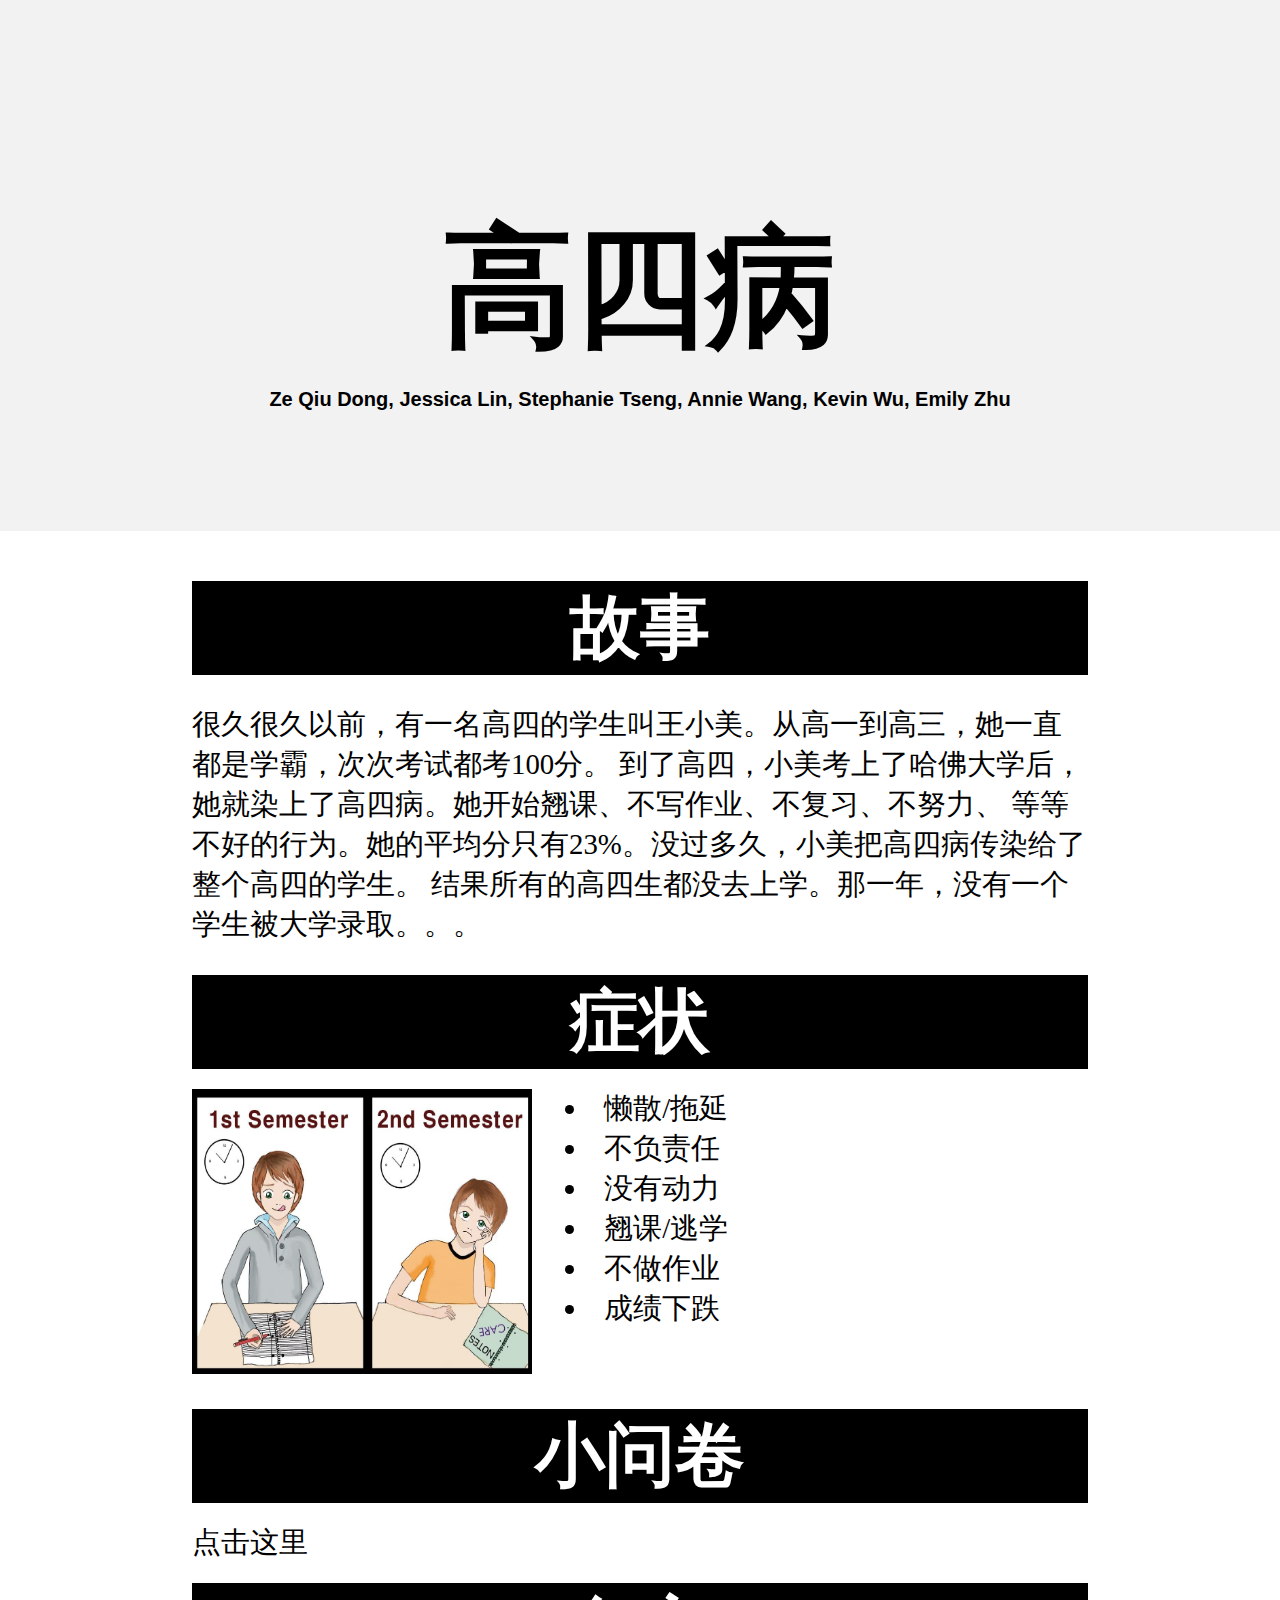
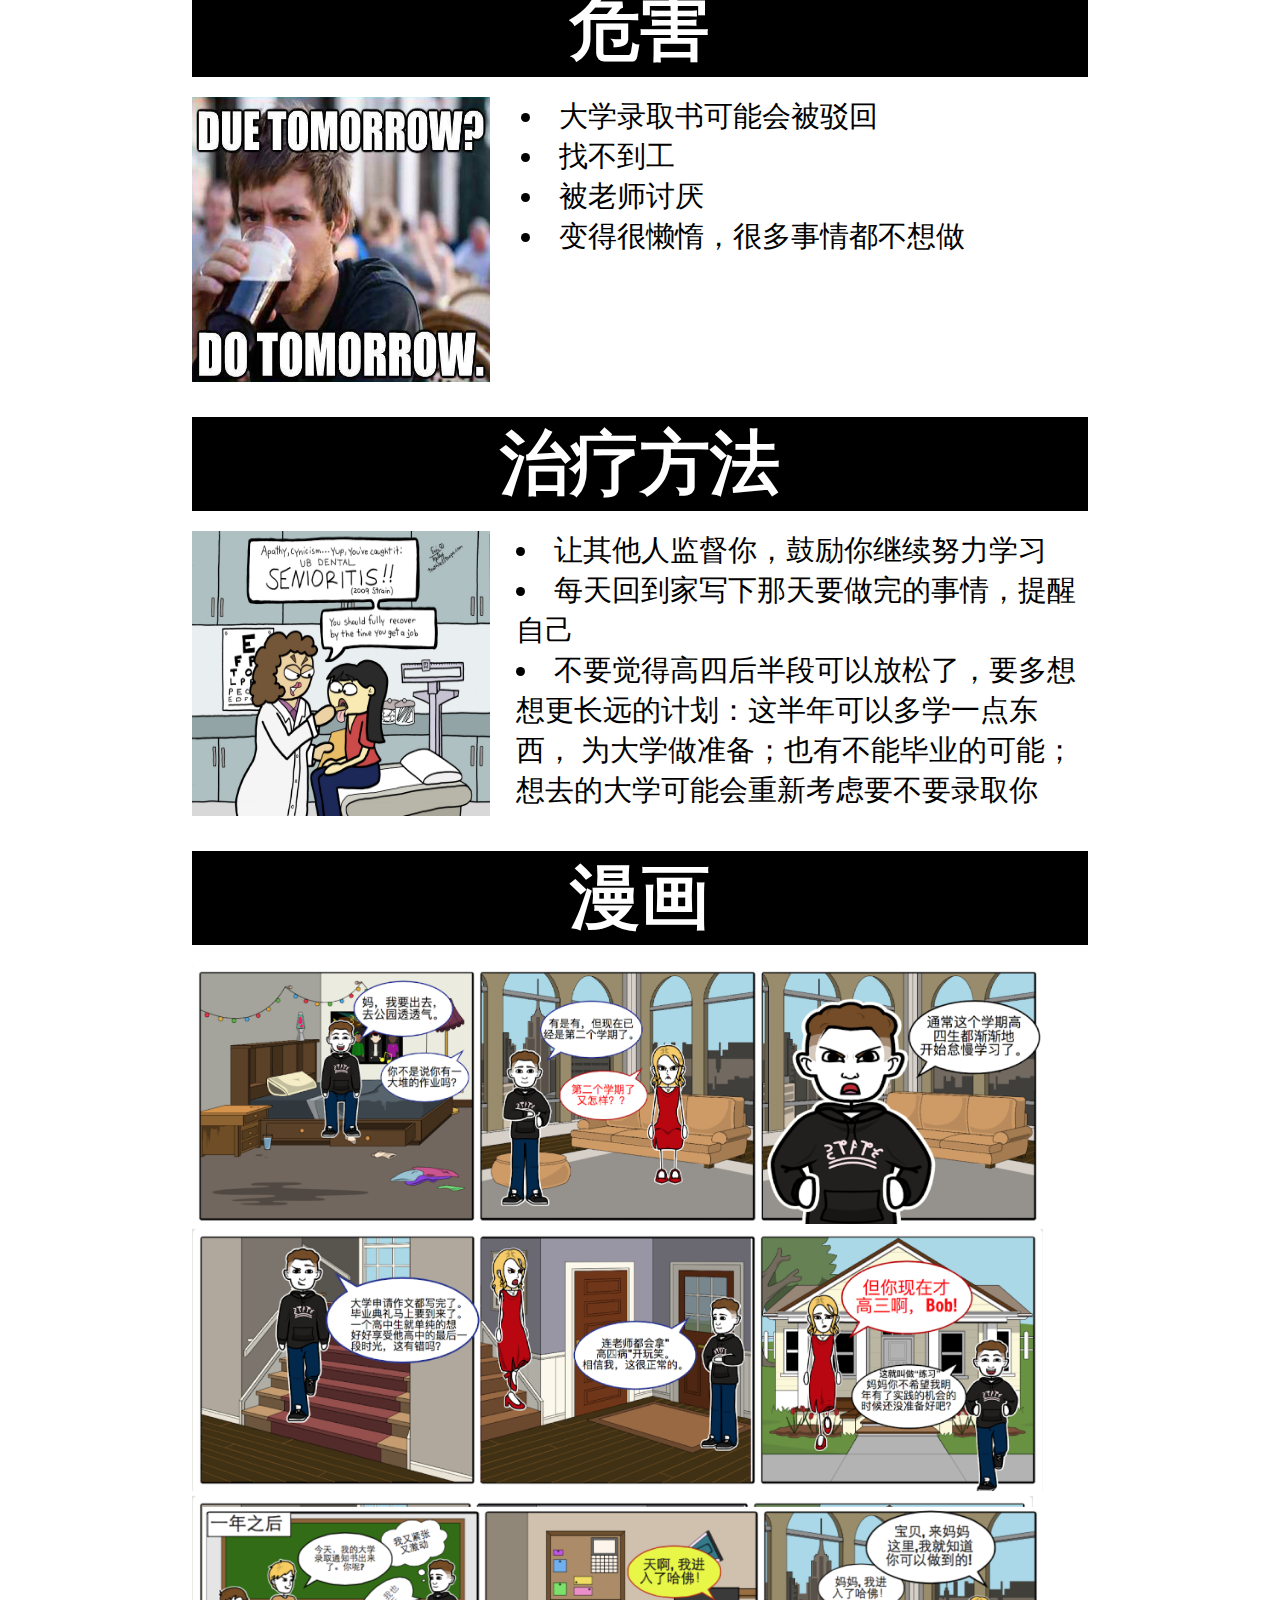
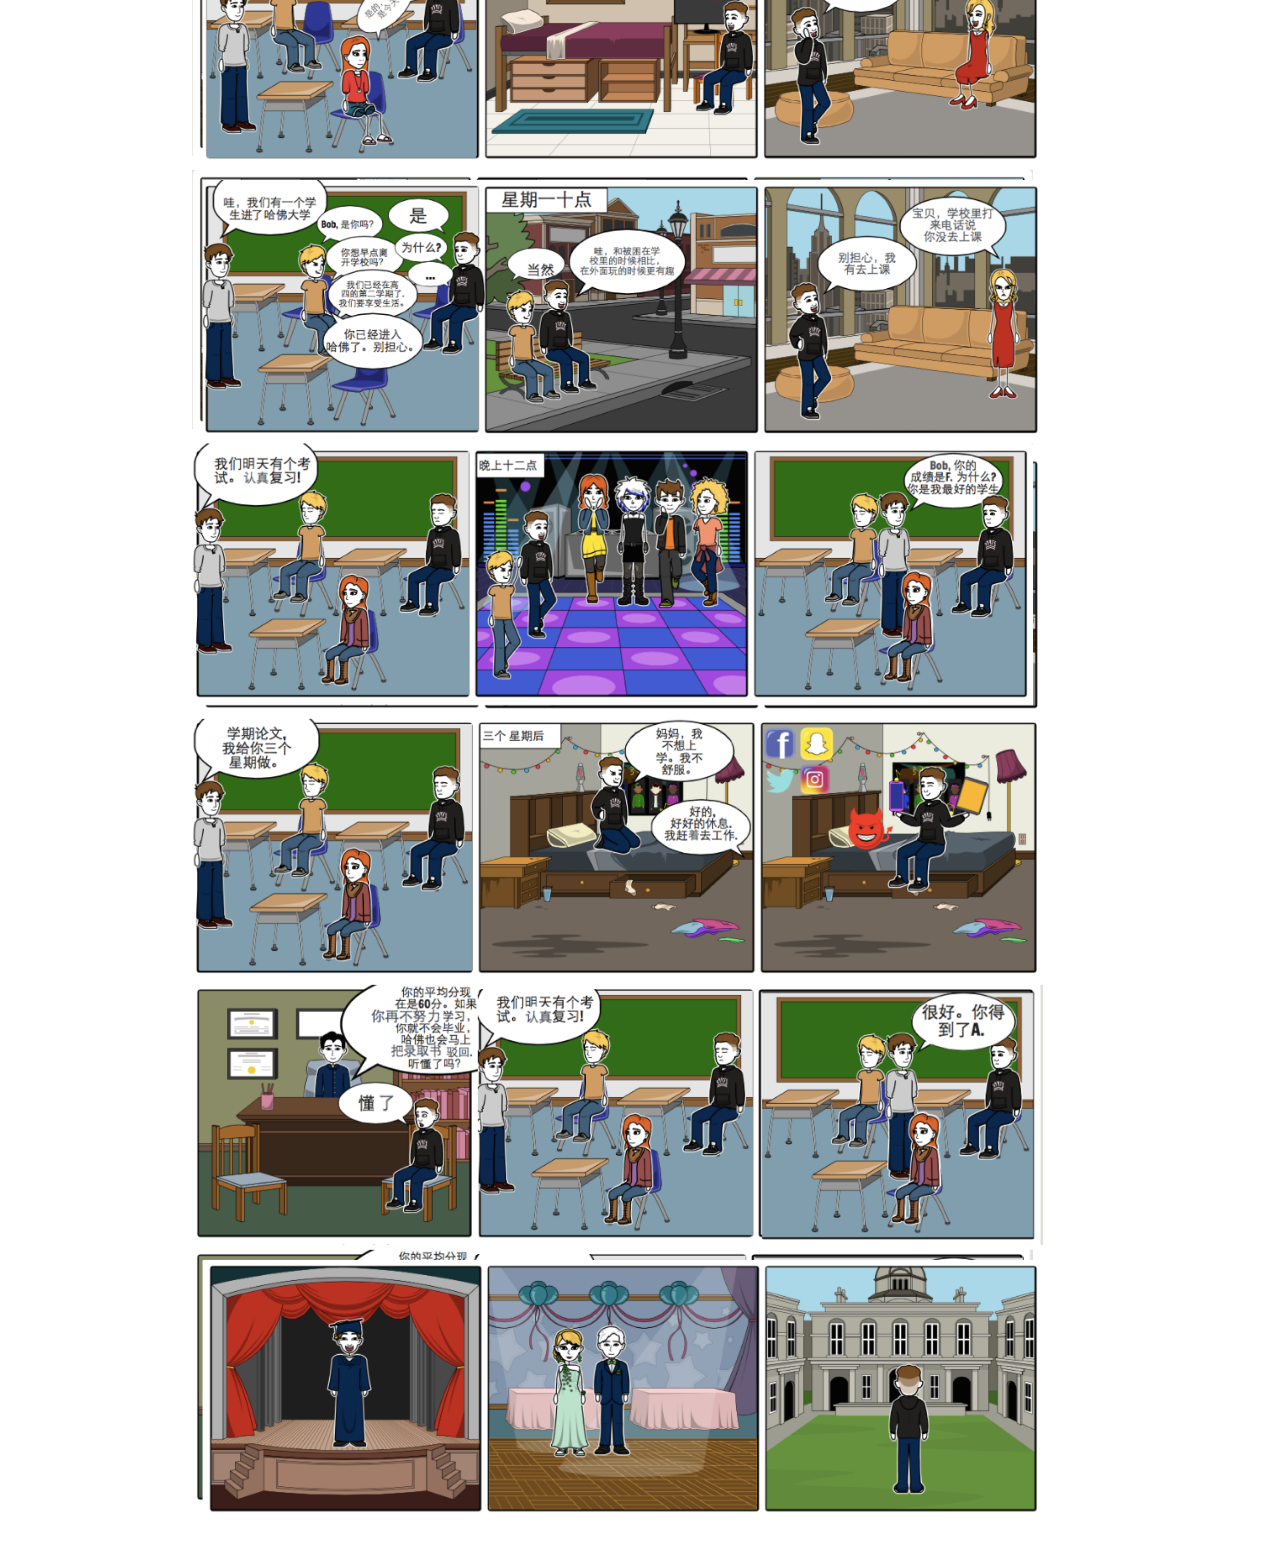
<file: index.html>
<!DOCTYPE html>
<html>

<head>
    <title>高四病</title>
    <link rel="stylesheet" type="text/css" href="main.css">
    <script src="main.css"></script>
</head>

<body>
    <div id="heading">
        <h1 id="title">高四病</h1>
        <h3>Ze Qiu Dong, Jessica Lin, Stephanie Tseng, Annie Wang, Kevin Wu, Emily Zhu</h3>
        <!-- <div id="translateButton" onclick="translate();">Translate to English</div> -->
    </div>

    <div id="content">
        <h2 id="story">故事</h2>
        <p id="p_story">很久很久以前，有一名高四的学生叫王小美。从高一到高三，她一直都是学霸，次次考试都考100分。
            到了高四，小美考上了哈佛大学后，她就染上了高四病。她开始翘课、不写作业、不复习、不努力、
            等等不好的行为。她的平均分只有23%。没过多久，小美把高四病传染给了整个高四的学生。
            结果所有的高四生都没去上学。那一年，没有一个学生被大学录取。。。
        </p>

        <h2>症状</h2>
        <div id="container1">
            <div id="semester_img">
                <img src="img/first_second_semester.jpg">
            </div>
            <div id="list1">
                <ul>
                    <li>懒散/拖延</li>
                    <li>不负责任</li>
                    <li>没有动力</li>
                    <li>翘课/逃学</li>
                    <li>不做作业</li>
                    <li>成绩下跌</li>
                </ul>
            </div>
        </div>

        <h2>小问卷</h2>
        <a href="quiz.html">点击这里</a>

        <h2>危害</h2>
        <div id="container2">
            <div id="do_tmr_img">
                <img src="img/do_tmr.jpg">
            </div>
        <div id="list2">
            <ul>
                <li>大学录取书可能会被驳回</li>
                <li>找不到工</li>
                <li>被老师讨厌</li>
                <li>变得很懒惰，很多事情都不想做</li>
            </ul>
        </div>
    </div>

        <h2>治疗方法</h2>
        <div id="container3">
            <div id="senioritis_img">
                <img src="img/senioritis.jpg">
            </div>
            <div id="list3">
                <ul>
                    <li>让其他人监督你，鼓励你继续努力学习</li>
                    <li>每天回到家写下那天要做完的事情，提醒自己</li>
                    <li>不要觉得高四后半段可以放松了，要多想想更长远的计划：这半年可以多学一点东西，
                        为大学做准备；也有不能毕业的可能；想去的大学可能会重新考虑要不要录取你
                    </li>
                </ul>
            </div>
        </div>

        <h2>漫画</h2>
            <div id="comic">
                <img src="img/comic1.png">
                <img src="img/comic2.png">
                <img src="img/comic3.png">
                <img src="img/comic4.png">
                <img src="img/comic5.png">
                <img src="img/comic6.png">
                <img src="img/comic7.png">
                <img src="img/comic8.png">
            </div>
    </div>

</body>

</html>
</file>
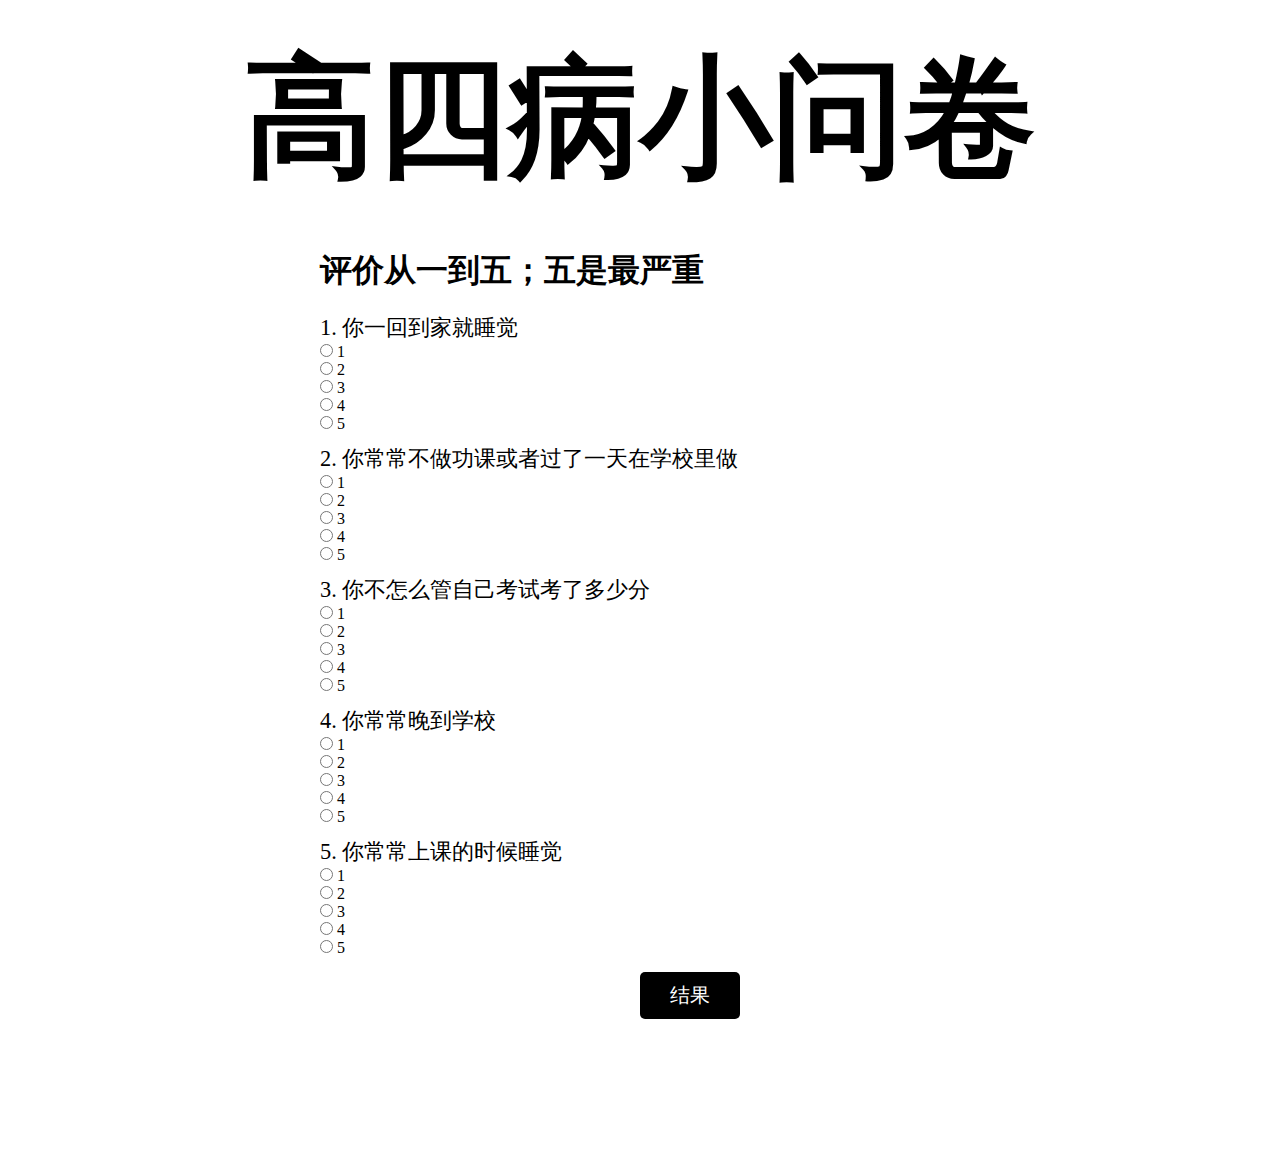
<file: quiz.html>
<!DOCTYPE html>
<html>

<head>
    <title>高四病小问卷</title>
    <link rel="stylesheet" type="text/css" href="quiz.css">
    <script src="quiz.js" ></script>
</head>

<body>
    <h1>高四病小问卷</h1>
    <form id="quiz" name="quiz">
        <h2>评价从一到五；五是最严重</h2>

        <p>1. 你一回到家就睡觉</p>
        <input type="radio" id="mc" name="question1" value="1"> 1<br>
        <input type="radio" id="mc" name="question1" value="2"> 2<br>
        <input type="radio" id="mc" name="question1" value="3"> 3<br>
        <input type="radio" id="mc" name="question1" value="4"> 4<br>
        <input type="radio" id="mc" name="question1" value="5"> 5<br>

        <p>2. 你常常不做功课或者过了一天在学校里做</p>
        <input type="radio" id="mc" name="question2" value="1"> 1<br>
        <input type="radio" id="mc" name="question2" value="2"> 2<br>
        <input type="radio" id="mc" name="question2" value="3"> 3<br>
        <input type="radio" id="mc" name="question2" value="4"> 4<br>
        <input type="radio" id="mc" name="question2" value="5"> 5<br>

        <p>3. 你不怎么管自己考试考了多少分</p>
        <input type="radio" id="mc" name="question3" value="1"> 1<br>
        <input type="radio" id="mc" name="question3" value="2"> 2<br>
        <input type="radio" id="mc" name="question3" value="3"> 3<br>
        <input type="radio" id="mc" name="question3" value="4"> 4<br>
        <input type="radio" id="mc" name="question3" value="5"> 5<br>

        <p>4. 你常常晚到学校</p>
        <input type="radio" id="mc" name="question4" value="1"> 1<br>
        <input type="radio" id="mc" name="question4" value="2"> 2<br>
        <input type="radio" id="mc" name="question4" value="3"> 3<br>
        <input type="radio" id="mc" name="question4" value="4"> 4<br>
        <input type="radio" id="mc" name="question4" value="5"> 5<br>

        <p>5. 你常常上课的时候睡觉</p>
        <input type="radio" id="mc" name="question5" value="1"> 1<br>
        <input type="radio" id="mc" name="question5" value="2"> 2<br>
        <input type="radio" id="mc" name="question5" value="3"> 3<br>
        <input type="radio" id="mc" name="question5" value="4"> 4<br>
        <input type="radio" id="mc" name="question5" value="5"> 5<br>

        <input id="resultButton" type="button" value="结果" onclick="results();">
    </form>

    <div id="after_submit">
        <p id="message"></p>
        <div id="img_container">
            <img id="picture">
        </div>
    </div>

</body>

</html>
</file>
<file: main.css>
/* * means all elements */
*{
    margin: 0;
    padding: 0;
    font-family: inherit;
}

h1{
    font-size: 132px;
}

h2{
    font-size: 70px;
    text-align: center;
    background: black;
    color: white;
    margin-top: 20px;
    margin-bottom: 20px;
}

h3{
    font-size: 20px;
    font-family: sans-serif;
    padding-top: 10px;
    padding-bottom: 20px;
}

p{
    font-size: 180%;
    padding-top: 10px;
    padding-bottom: 10px;
}

ul{
    list-style-position: inside;
    font-size: 180%;
    margin-left: 10px;
}

img{
    width: 95%;
    height: 95%;
    margin: auto;
}

a{
    text-decoration: none;
    color: black;
    font-size: 180%;
}

#heading{
    text-align: center;
    margin-bottom: 50px;
    background-color: #f2f2f2;
    padding-top: 200px;
    padding-bottom: 100px;
}

/* #translateButton{
    border-style: none;
    border-radius: 8px;
    background: white;
    width: fit-content;
    padding:10px;
    padding-top: 15px;
    padding-bottom: 15px;
    font-family: sans-serif;
    text-align: center;
    position: relative;
    margin: auto;
    transition-duration: .5s;
}

#translateButton:hover{
    background: grey;
    color: white;
} */

#content{
    margin-left: 15%;
    margin-right: 15%;
}

#container1{
    height: 300px;
}

#semester_img{
    width: 40%;
    height: 100%;
    float: left;
}

#list1{
    float: left;
    width: 50%;
    margin-left: 5px;
}

#container2{
    height: 300px;
}

#do_tmr_img{
    float: left;
    width: 35%;
    height: 100%;
}

#list2{
    float:left;
    margin-left: 5px;
}

#container3{
    height: 300px;
}

#senioritis_img{
    float: left;
    width: 35%;
    height: 100%;
}

#list3{
    float:left;
    width: 65%;
}

#comic{
    margin-bottom: 20px;
}
</file>
<file: quiz.css>
*{
    margin: 0;
    padding: 0;
    font-family: inherit;
}

h1{
    font-size: 132px;
    text-align: center;
    margin-bottom: 30px;
    margin-top: 30px;
}

h2{
    font-size: 200%;
    line-height: 2;
}

p{
    font-size: 140%;
    margin-top: 10px;
}

#quiz{
    margin-left: 25%;
    margin-right: 25%;
    margin-bottom: 5%;
}

#mc{
    display: inline;
}

#resultButton{
    background: black;
    border-radius: 5px;
    border-style: none;
    width: 100px;
    color: white;
    padding: 10px;
    font-size: 20px;
    margin-top: 15px;
    margin-left: 50%;
    margin-right: 50%;
    transition-duration: .5s;
}

#resultButton:hover{
    background: white;
    color: black;
    cursor: pointer;
}

#after_submit{
    background-color: white;
    margin: auto;
    margin-bottom: 5%;
    width: fit-content;
    height: fit-content;
    text-align: center;
}

#message{
    color: black;
    font-size: 200%;
}
</file>
